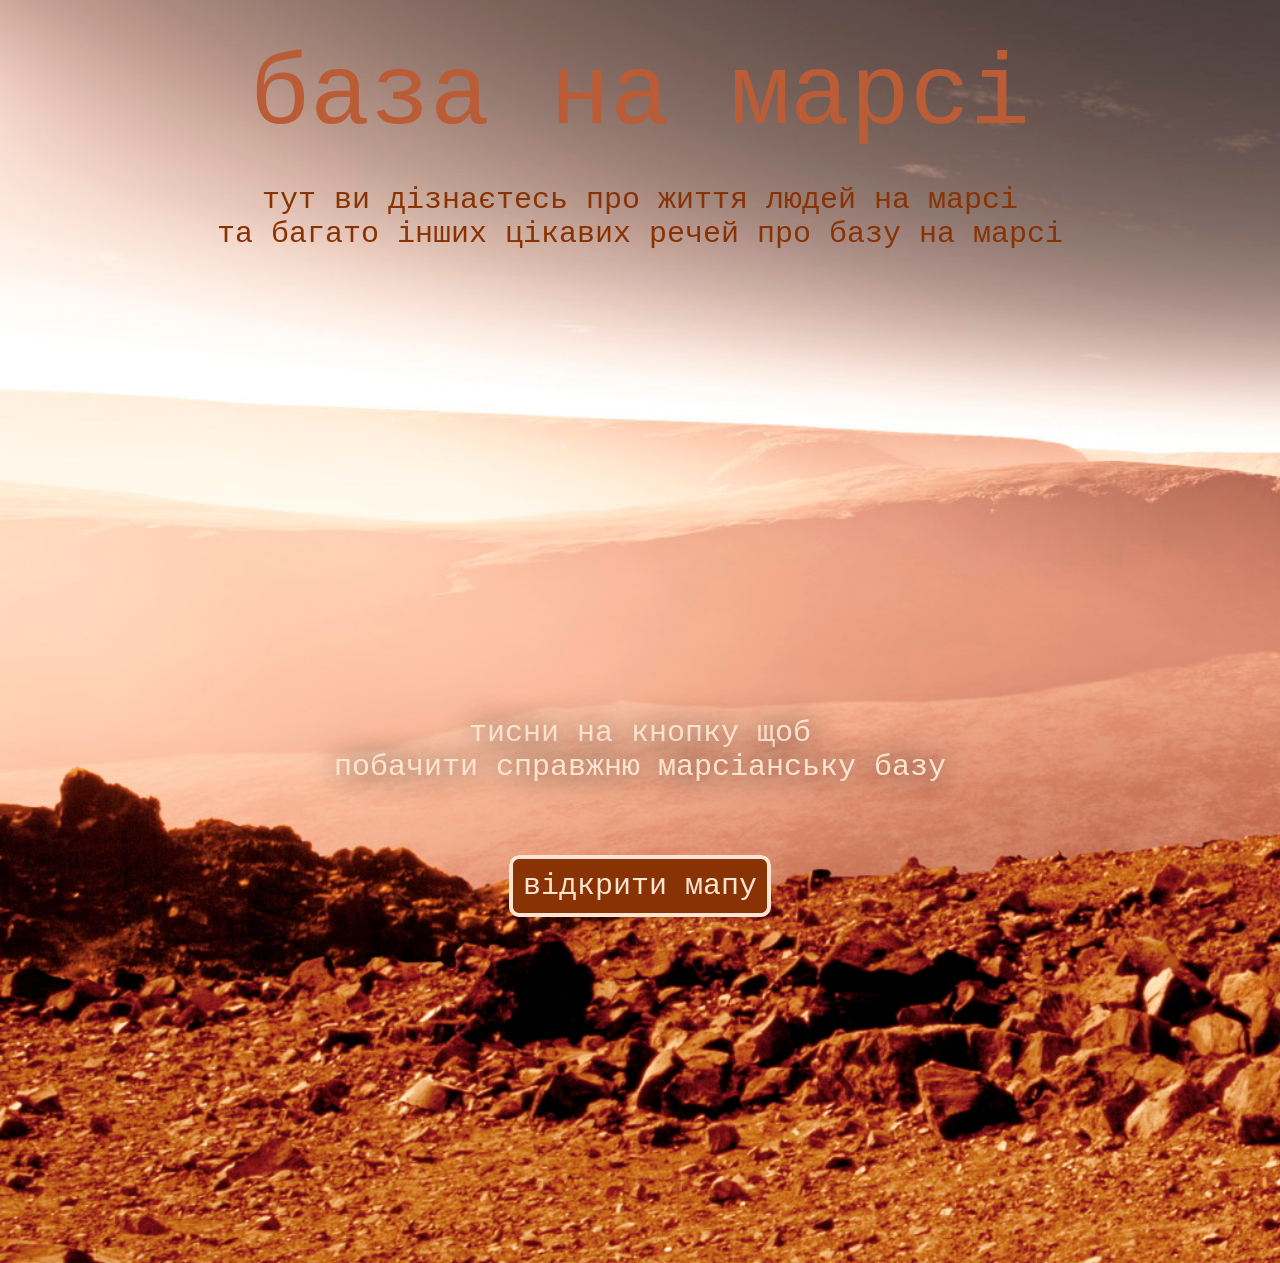
<file: index.html>
<!DOCTYPE html>
<html lang="en">
<head>
    <title>марсіанська база</title>
    <link rel="stylesheet" href="mainstyle.css">
</head>
<body>
    <header>
    <p class="logo_p">база на марсі</p>
    <p class="describe_p">тут ви дізнаєтесь про життя людей на марсі</br>та багато інших цікавих речей про базу на марсі</p>
    </header>
    <main>
        <p class="travelstart_p">тисни на кнопку щоб</br>побачити справжню марсіанську базу</p>
        <a href="map.html">відкрити мапу</a>
    </main>
</body>
</html>
</file>
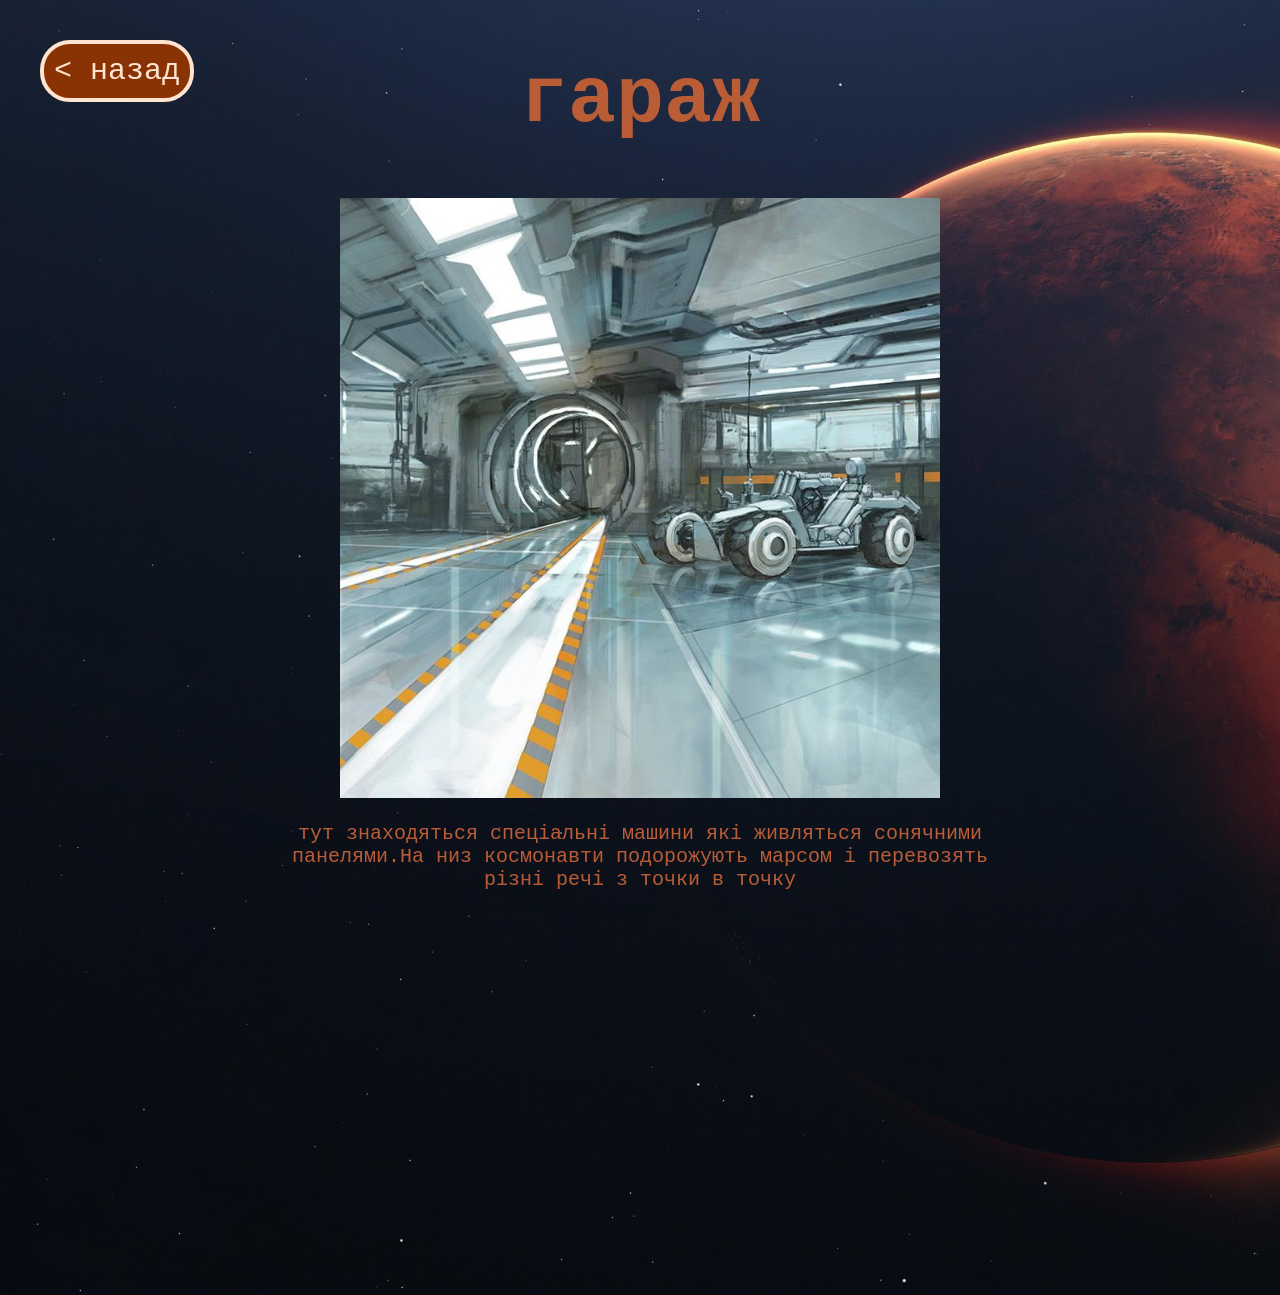
<file: garage.html>
<!DOCTYPE html>
<html lang="en">
<head>
    <link rel="stylesheet" href="roomsstyle.css">
    <title>гараж</title>
</head>
<body>
    <h1>гараж</h1>
        <a href="map.html">< назад</a>
        <img class="needcls" src="garage.jpg">
        <p>тут знаходяться спеціальні машини які живляться сонячними</br>панелями.На низ космонавти подорожують марсом і перевозять</br>різні речі з точки в точку</p>
</body>
</html>
</file>
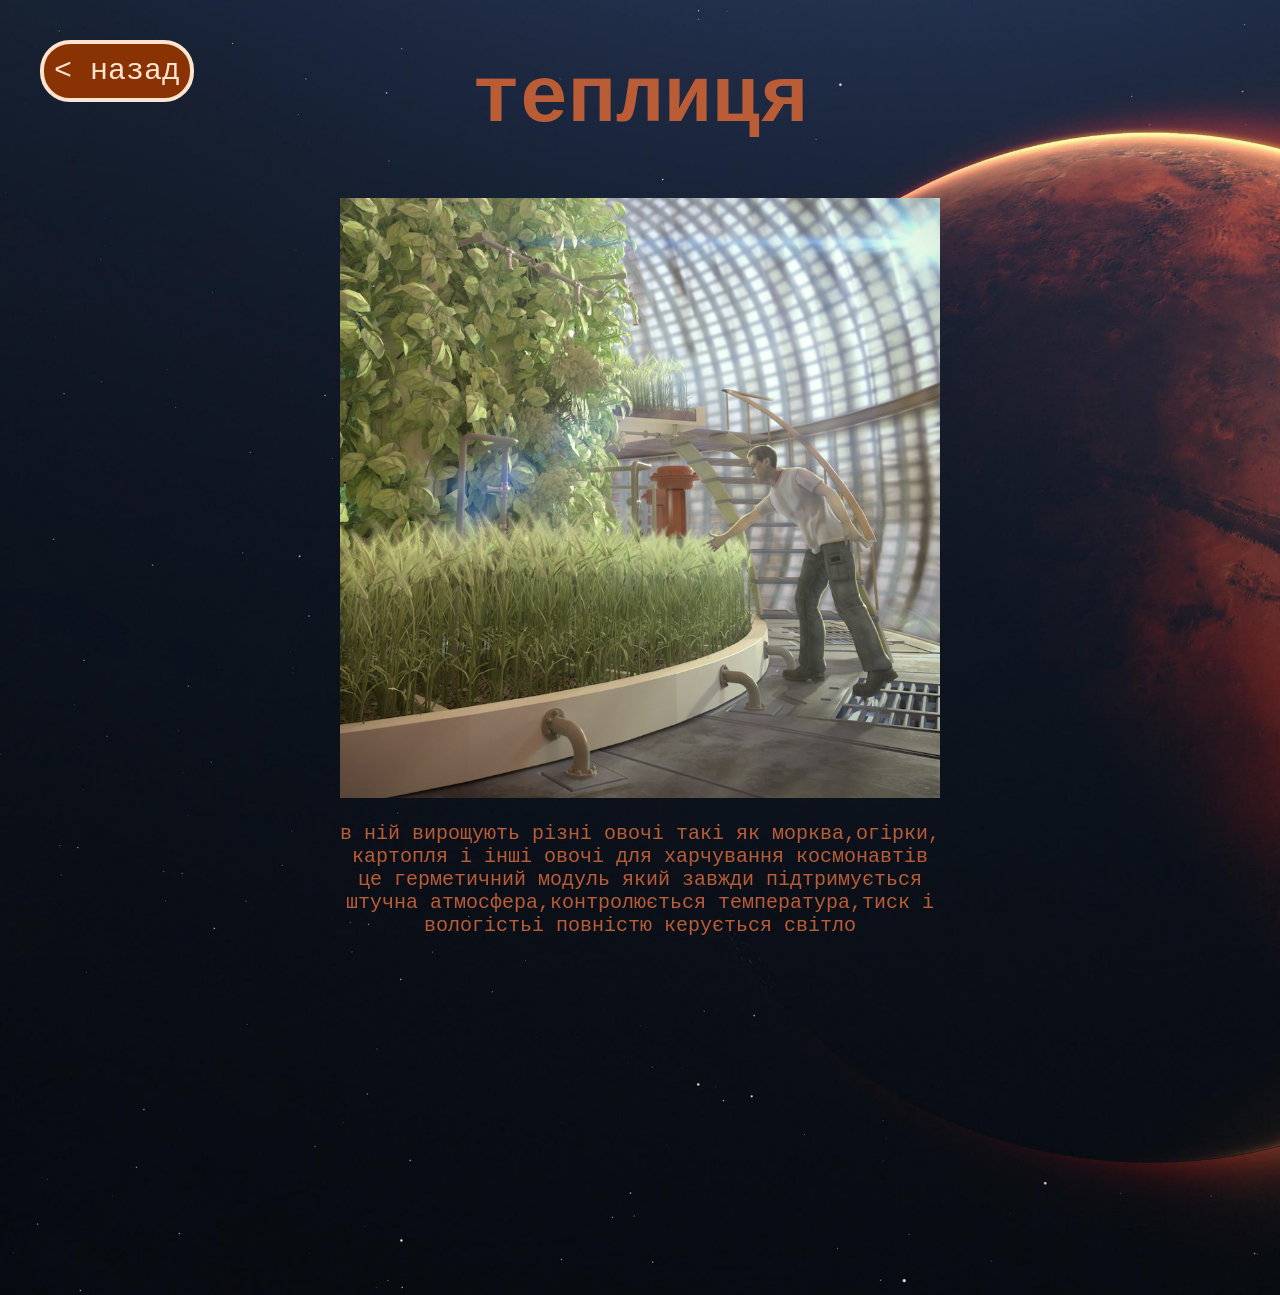
<file: greenhouse.html>
<!DOCTYPE html>
<html lang="en">
<head>
    <link rel="stylesheet" href="roomsstyle.css">
    <title>теплиця</title>
</head>
<body>
    <h1>теплиця</h1>
        <a href="map.html">< назад</a>
        <img class="needcls" src="greenhouse.jpg">
        <p>в ній вирощують різні овочі такі як морква,огірки,</br>картопля і інші овочі для харчування космонавтів</br>це герметичний модуль який завжди підтримується</br>штучна атмосфера,контролюється температура,тиск і</br>вологістьі повністю керується світло</p>
</body>
</html>
</file>
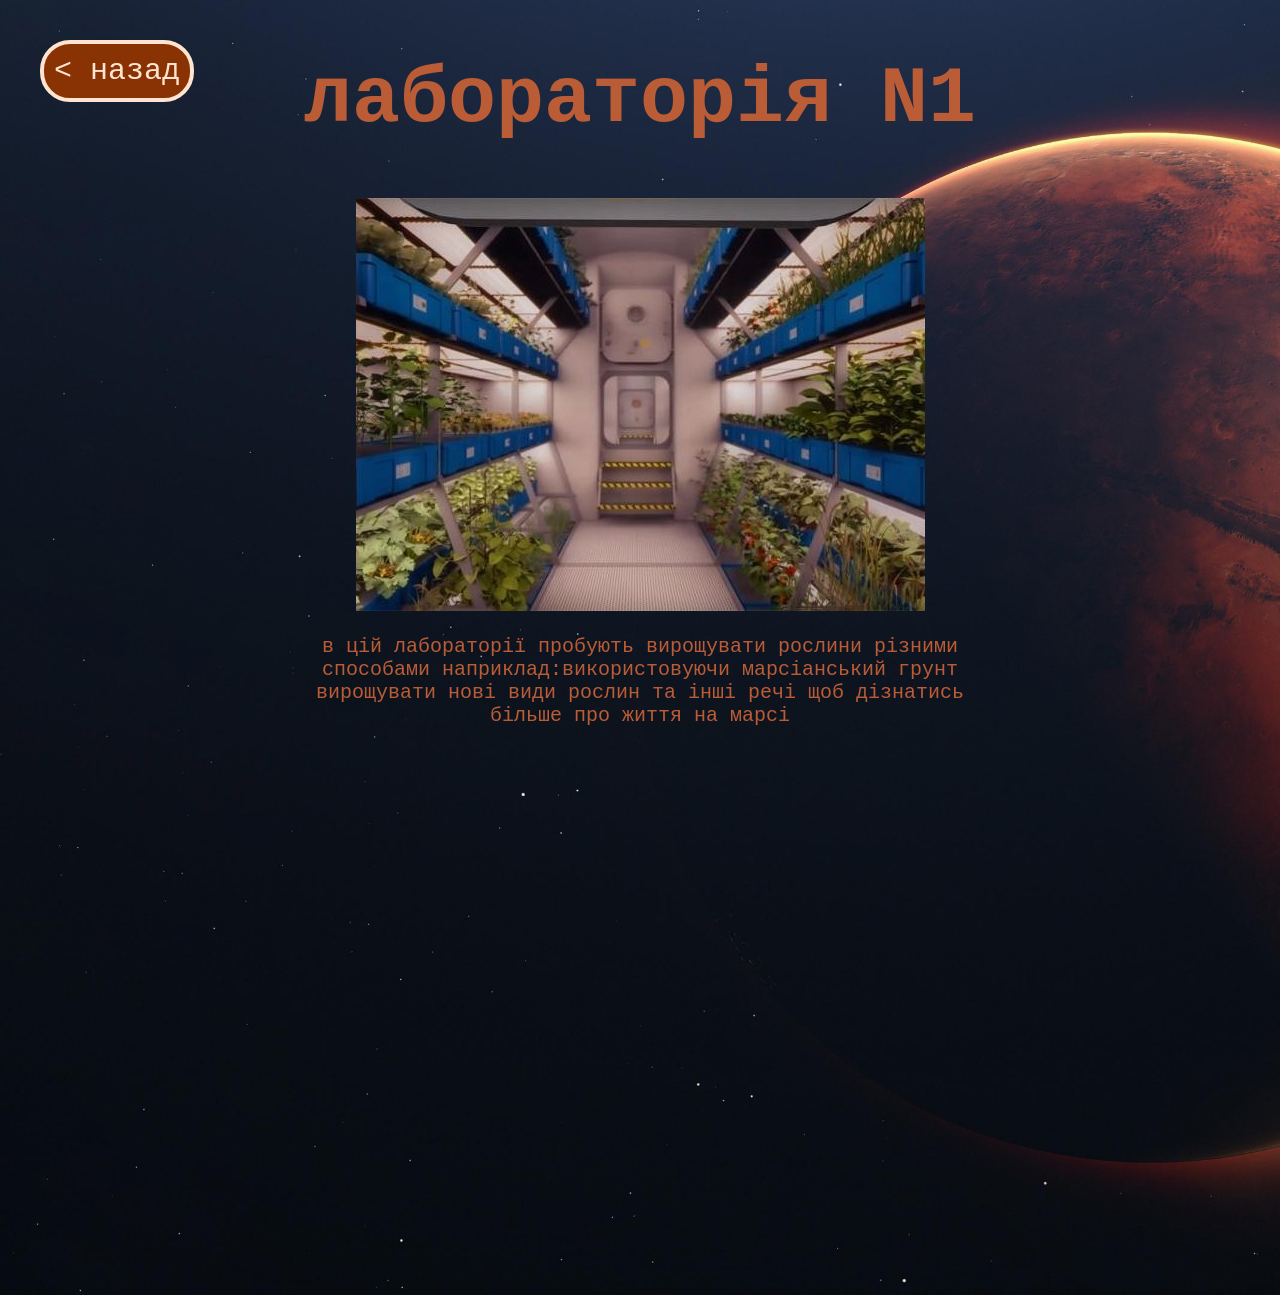
<file: lab1.html>
<!DOCTYPE html>
<html lang="en">
<head>
    <link rel="stylesheet" href="roomsstyle.css">
    <title>лабораторія N1</title>
</head>
<body>
    <h1>лабораторія N1</h1>
        <a href="map.html">< назад</a>
        <img src="lab1.jpg">
        <p>в цій лабораторії пробують вирощувати рослини різними</br>способами наприклад:використовуючи марсіанський грунт</br>вирощувати нові види рослин та інші речі щоб дізнатись</br>більше про життя на марсі</p>
</body>
</html>
</file>
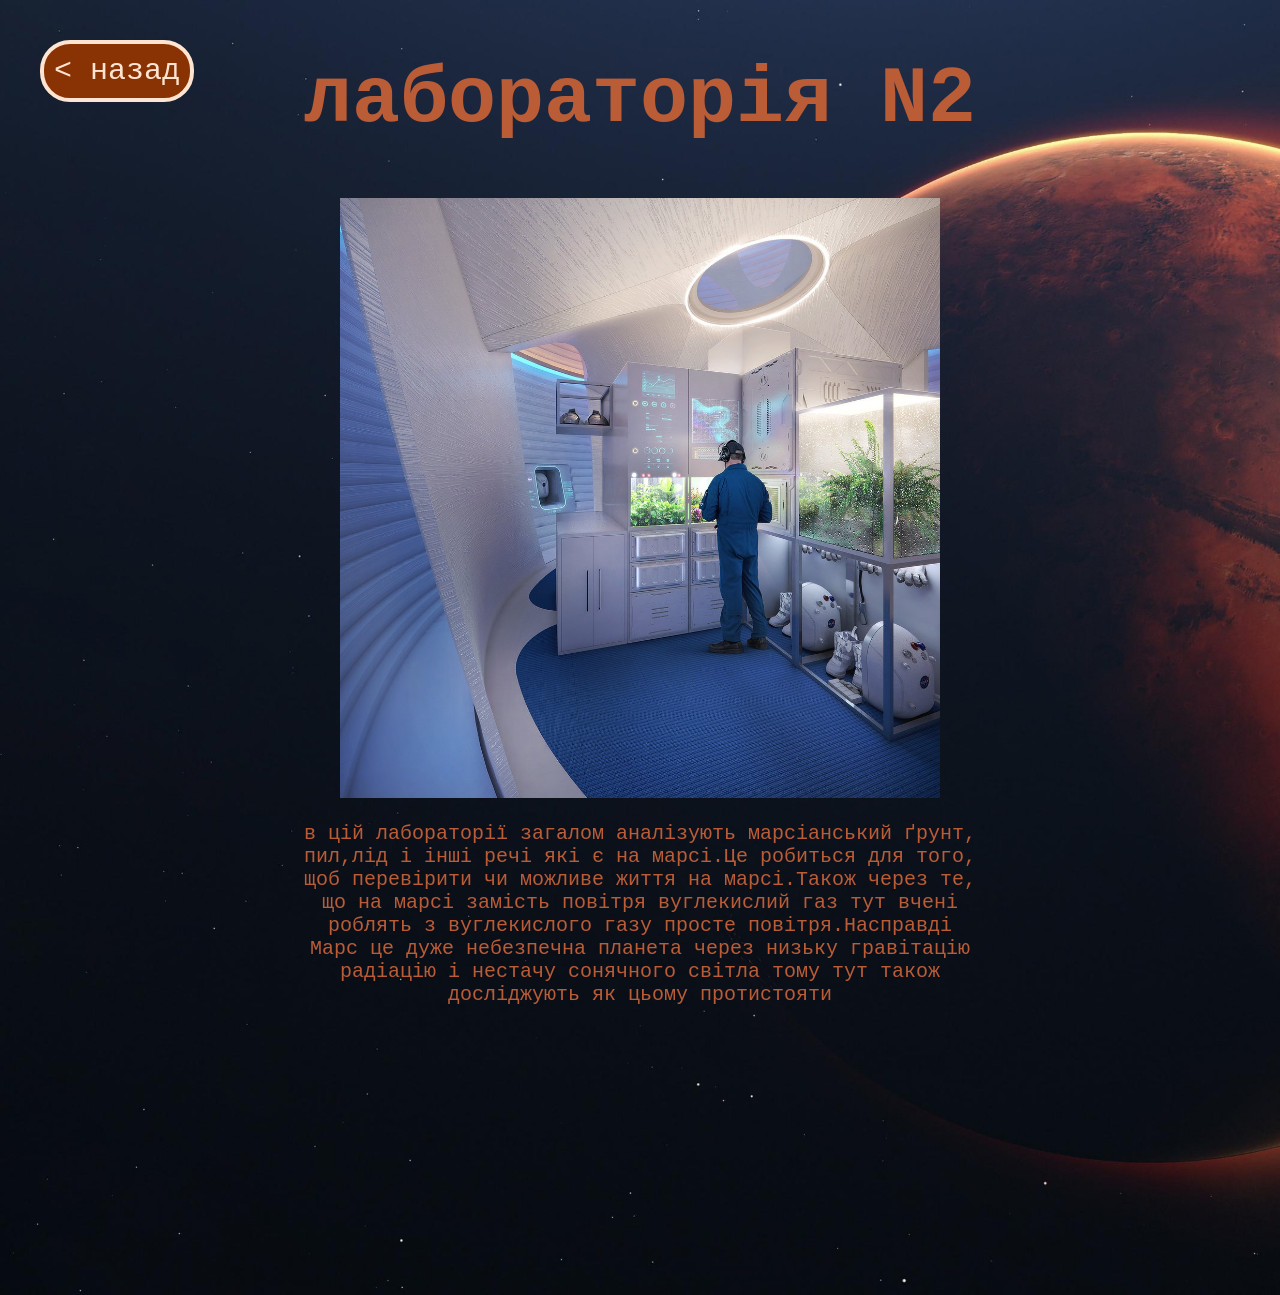
<file: lab2.html>
<!DOCTYPE html>
<html lang="en">
<head>
    <link rel="stylesheet" href="roomsstyle.css">
    <title>лабораторія N2</title>
</head>
<body>
    <h1>лабораторія N2</h1>
        <a href="map.html">< назад</a>
        <img class="needcls" src="lab2.jpg">
        <p>в цій лабораторії загалом аналізують марсіанський ґрунт,</br>пил,лід і інші речі які є на марсі.Це робиться для того,</br>щоб перевірити чи можливе життя на марсі.Також через те,</br>що на марсі замість повітря вуглекислий газ тут вчені</br>роблять з вуглекислого газу просте повітря.Насправді</br>Марс це дуже небезпечна планета через низьку гравітацію</br>радіацію і нестачу сонячного світла тому тут також</br>досліджують як цьому протистояти</p>
</body>
</html>
</file>
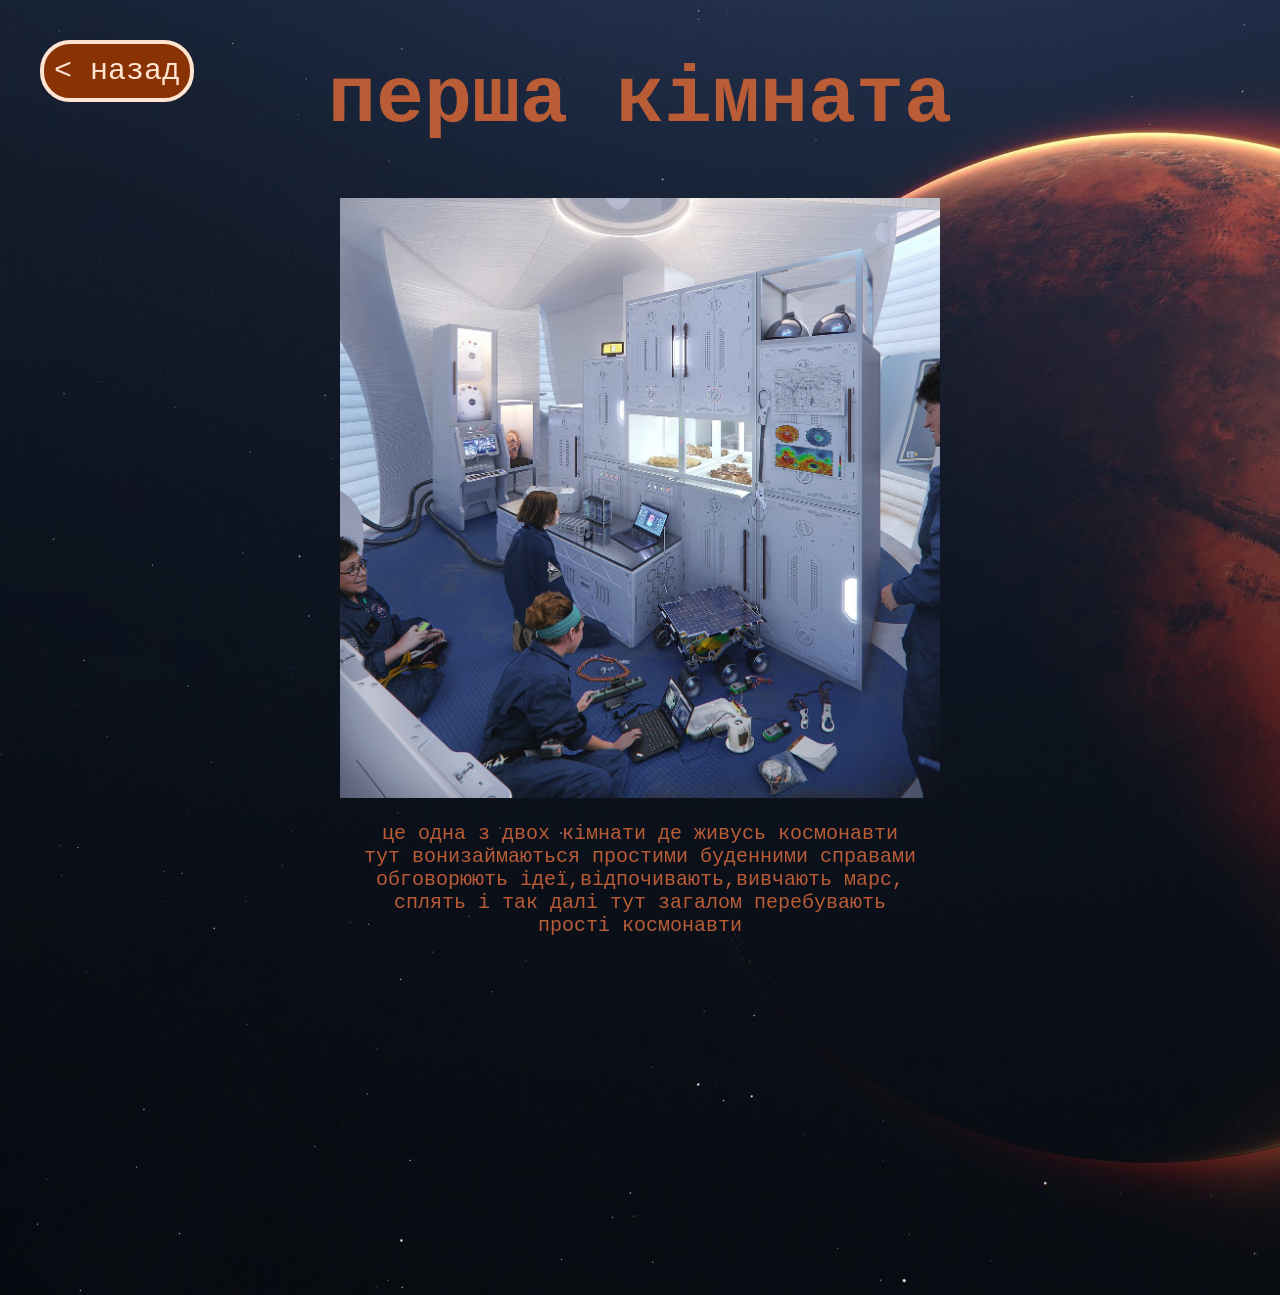
<file: livingroom1.html>
<!DOCTYPE html>
<html lang="en">
<head>
    <link rel="stylesheet" href="roomsstyle.css">
    <title>перша кімната</title>
</head>
<body>
    <h1>перша кімната</h1>
        <a href="map.html">< назад</a>
        <img class="needcls" src="room1.jpg">
        <p>це одна з двох кімнати де живусь космонавти</br>тут вонизаймаються простими буденними справами</br>обговорюють ідеї,відпочивають,вивчають марс,</br>сплять і так далі тут загалом перебувають</br>прості космонавти</p>
</body>
</html>
</file>
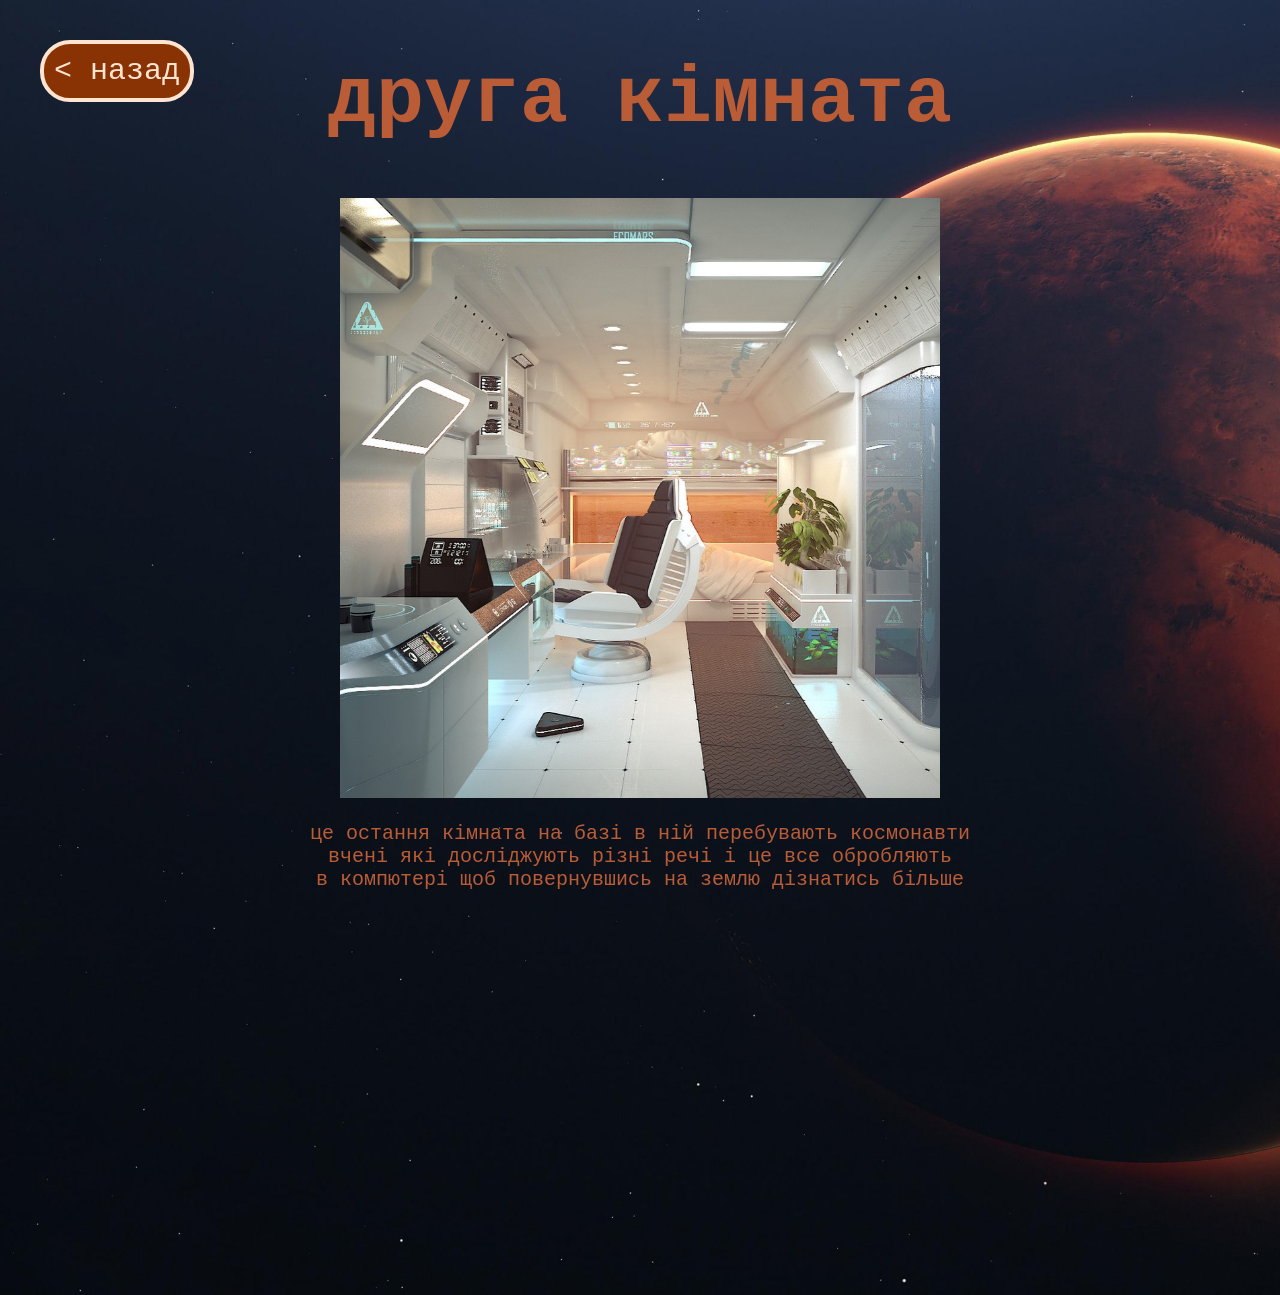
<file: livingroom2.html>
<!DOCTYPE html>
<html lang="en">
<head>
    <link rel="stylesheet" href="roomsstyle.css">
    <title>друга кімната</title>
</head>
<body>
    <h1>друга кімната</h1>
        <a href="map.html">< назад</a>
        <img class="needcls" src="room2.jpg">
        <p>це остання кімната на базі в ній перебувають космонавти</br>вчені які досліджують різні речі і це все обробляють</br>в компютері щоб повернувшись на землю дізнатись більше</p>
</body>
</html>
</file>
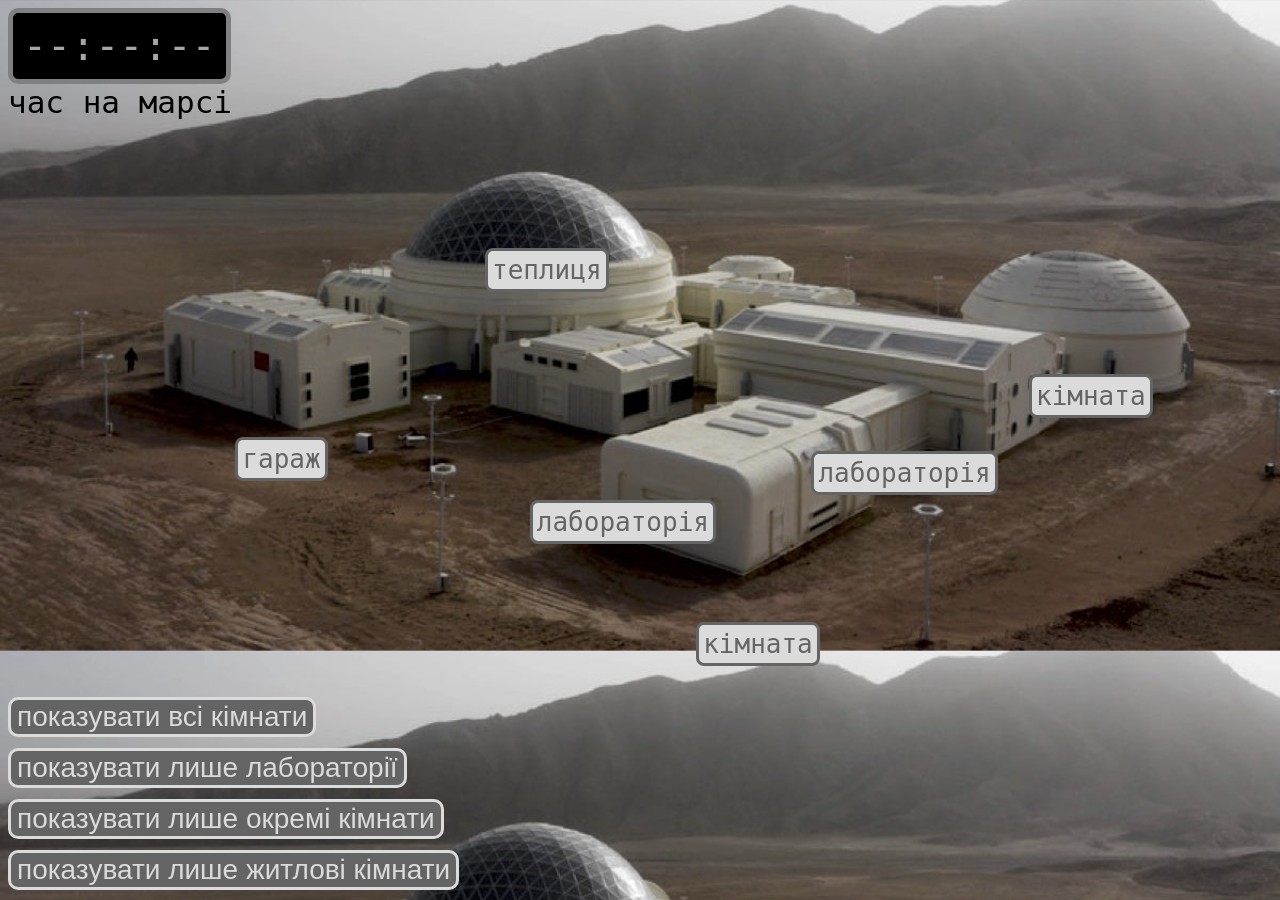
<file: map.html>
<!DOCTYPE html>
<html lang="en">
<head>
    <title>мапа бази</title>
    <link rel="stylesheet" href="mapstyle.css">
    <script src="script.js"></script>
</head>
<body>
    <main>
    <button class="btn1" onclick="filter('all')">показувати всі кімнати</button>
    <button class="btn2" onclick="filter('living')">показувати лише житлові кімнати</button>
    <button class="btn4" onclick="filter('another')">показувати лише окремі кімнати</button>
    <button class="btn3" onclick="filter('lab')">показувати лише лабораторії</button>

    <a class="room living LR1" href="livingroom1.html">кімната</a>
    <a class="room living LR2" href="livingroom2.html">кімната</a>

    <a class="room another ant1" href="garage.html">гараж</a>

    <a class="room lab lab1" href="lab1.html">лабораторія</a>
    <a class="room lab lab2" href="lab2.html">лабораторія</a>

    <a class="room another ant2" href="greenhouse.html">теплиця</a>
    </main>

    <div id="marsTime">--:--:--</div>
    <p>час на марсі</p>
    
</div>
</body>
</html>
</file>
<file: mainstyle.css>
body {
    background-image: url("background1.jpeg");
    background-size: cover;
    font-family: monospace;
    min-height: 135vh;
    text-align: center;
}

.logo_p {
    color: rgb(186, 92, 54);
    font-size: 100px;
    margin-top: 40px;
}

.describe_p {
    position: relative;
    bottom: 70px;
    font-size: 30px;
    color: rgb(137, 50, 3);

}

.travelstart_p {
    position: relative;
    top: 365px;
    font-size: 30px;
    color: rgb(255, 229, 209);
    text-shadow: 0 0 30px black;
}

a {
    color: rgb(255, 229, 209);
    position: relative;
    border: 4px solid rgb(255, 229, 209);
    border-radius: 10px;
    top: 420px;
    font-size: 30px;
    text-decoration: none;
    background-color: rgb(137, 50, 3);
    padding: 10px;
    transition: 0.2s;
}

a:hover {
    position: relative;
    border: 6px solid rgb(255, 229, 209);
    border-radius: 15px;
    top: 390px;
    font-size: 48px;
    padding: 18px;
}
</file>
<file: roomsstyle.css>
body {
    background-image: url(background2.jpg);
    background-size: cover;
    min-height: 137vh;
    font-family: monospace;
    text-align: center;
}

h1 {
    color: rgb(186, 92, 54);
    font-size: 80px;
}

p {
    color: rgb(186, 92, 54);
    font-size: 20px;
}

.needcls {
    width:600px;
    height: 600px;
}

a {
    color: rgb(255, 229, 209);
    position: fixed;
    border: 4px solid rgb(255, 229, 209);
    border-radius: 30px;
    top:40px;
    font-size: 30px;
    text-decoration: none;
    background-color: rgb(137, 50, 3);
    padding: 10px;
    transition: 0.2s;
    left: 40px;
}

a:hover {
    font-size: 35px;
    border: 5px solid rgb(255, 229, 209);
    padding: 12px;
    border-radius: 35px;
}
</file>
<file: mapstyle.css>
body {
    background-image: url(marsmap.jpg);
    background-size: cover;
    font-family: monospace;
}

.room {
    display: inline-block;
    margin: 5px;
    font-size: 26px;
    text-decoration: none;
    color:rgb(100, 100, 100);
    background-color:rgb(219, 219, 219);
    border: 3.5px solid rgb(100, 100, 100);
    border-radius: 8px;
    padding: 4px;
    transition: 0.3s;
    opacity: 1;
}

.room:hover {
    border: 5px solid rgb(100, 100, 100);
    font-size: 36px;
}

.room.hide {
    opacity: 0;
}

button {
    background-color: rgb(100, 100, 100);
    color:rgb(219, 219, 219);
    border: 3px solid rgb(219, 219, 219);
    border-radius: 10px;
}

.btn1 {
    position: absolute;
    bottom: 163px;
    font-size: 28px;
    transition: 0.2s;
}

.btn1:hover {
    font-size: 33px;
}

.btn2 {
    position: absolute;
    bottom: 10px;
    font-size: 28px;
    transition: 0.2s;
}

.btn2:hover {
    font-size: 33px;
}

.btn3 {
    position: absolute;
    bottom: 112px;
    font-size: 28px;
    transition: 0.2s;
}

.btn3:hover {
    font-size: 33px;
}

.btn4 {
    position: absolute;
    bottom: 61px;
    font-size: 28px;
    transition: 0.2s;
}

.btn4:hover {
    font-size: 33px;
}

.LR1 {
    position: absolute;
    left: 54%;
    bottom: 25.5%;
}

.LR2 {
    position: absolute;
    left: 80%;
    bottom: 53%;
}

.ant1 {
    position: absolute;
    left: 18%;
    bottom: 46%;
}

.ant2 {
    position: absolute;
    left: 37.5%;
    bottom: 67%;
}

.lab1 {
    position: absolute;
    left: 63%;
    bottom: 44.5%;
}

.lab2 {
    position: absolute;
    left: 41%;
    bottom: 39%;
}

#marsTime {
    font-size: 40px;
    background-color: black;
    color: rgb(165, 165, 165);
    border: 5px solid gray;
    display: inline-block;
    padding: 10px;
    border-radius: 10px;
}

p {
    color: rgb(0, 0, 0);
    font-size: 31px;
    margin: 0px;
}
</file>
